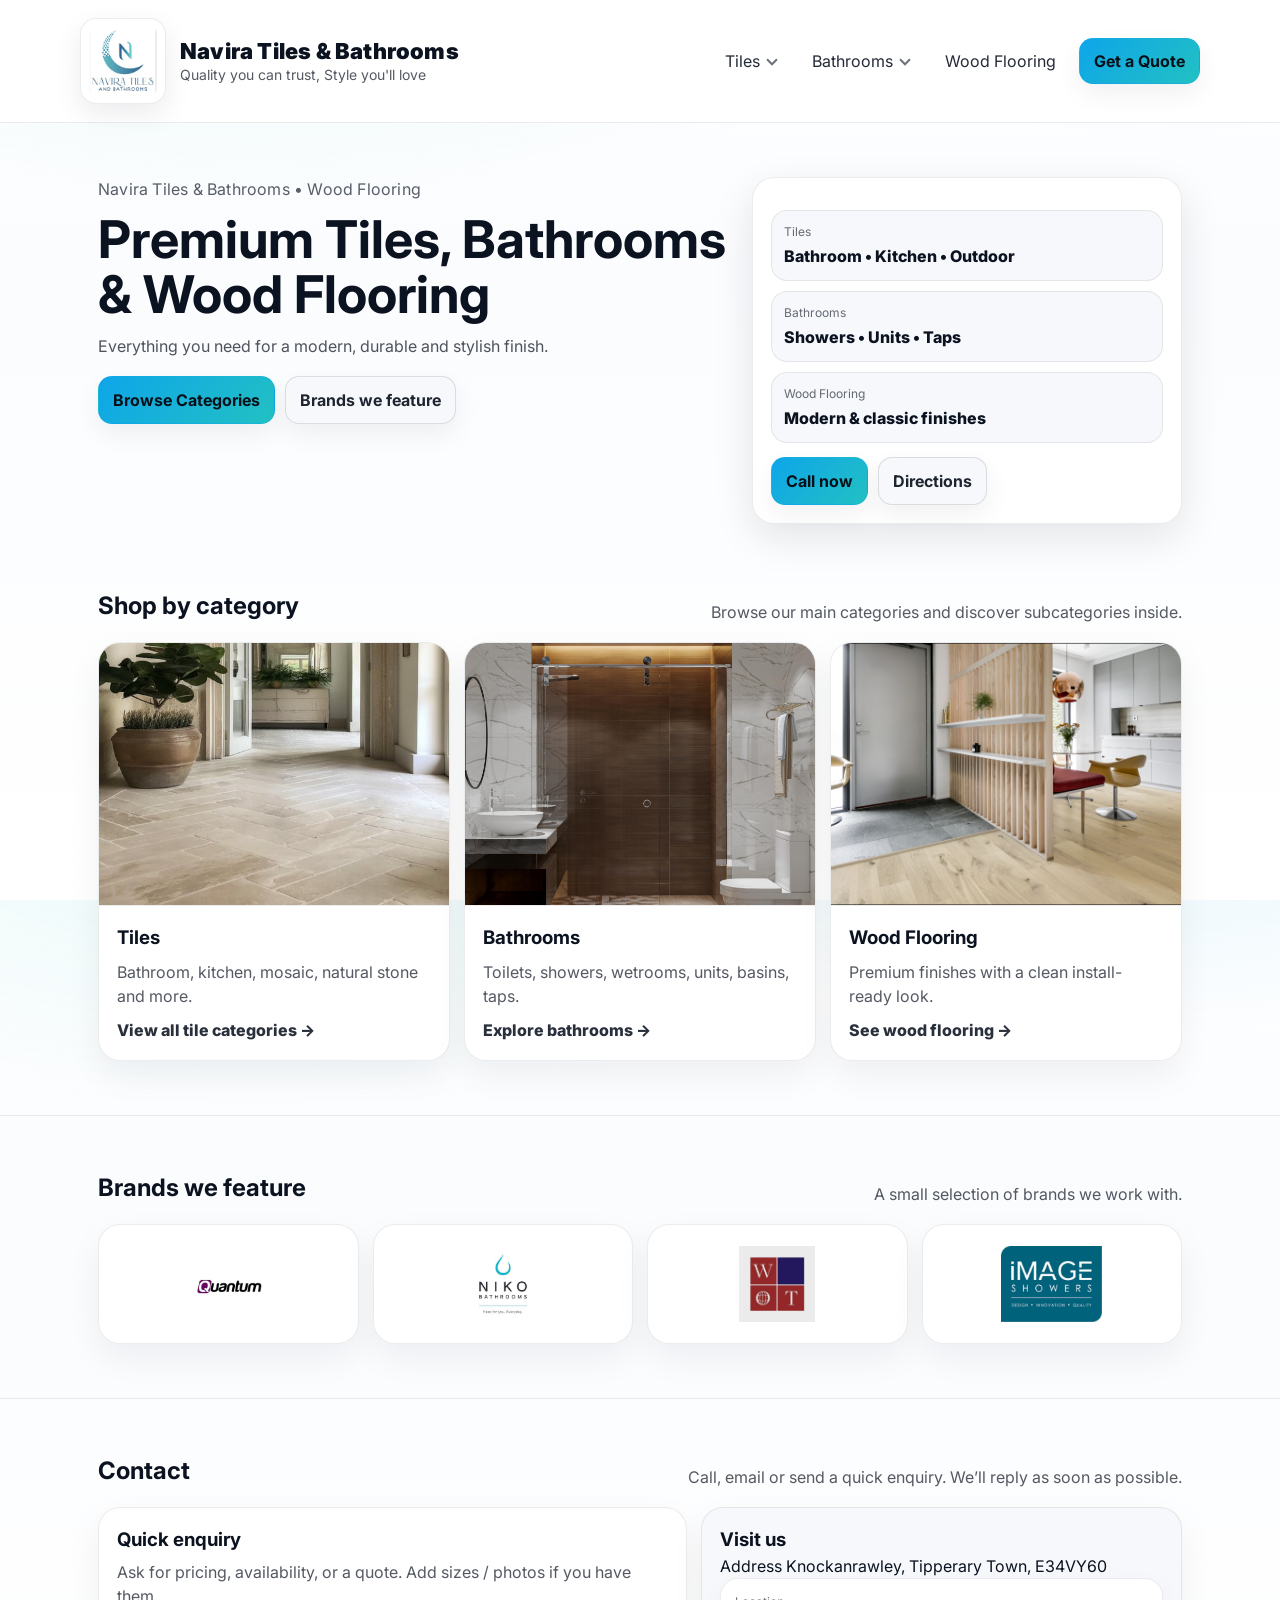
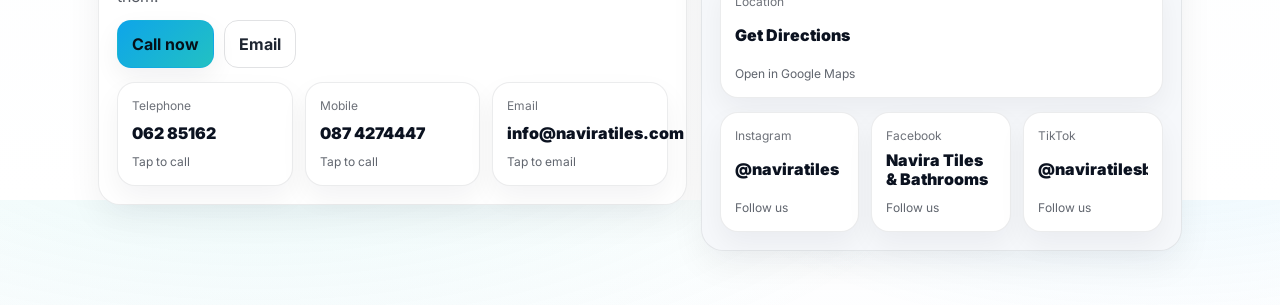
<file: index.html>
<!doctype html>
<html lang="en">
<head>
  <meta charset="utf-8" />
  <meta name="viewport" content="width=device-width,initial-scale=1" />
  <meta name="theme-color" content="#0ea5e9" />

  <title>Navira Tiles & Bathrooms | Quality you can trust, Style you'll love</title>
  <meta name="description" content="Navira Tiles & Bathrooms - Tiles, Bathrooms & Wood Flooring in Tipperary. Quality you can trust, Style you'll love." />

  <!-- Local SEO (recommended) -->
  <script type="application/ld+json">
  {
    "@context": "https://schema.org",
    "@type": "HomeAndConstructionBusiness",
    "name": "Navira Tiles & Bathrooms",
    "address": {
      "@type": "PostalAddress",
      "streetAddress": "Knockanrawley",
      "addressLocality": "Tipperary Town",
      "postalCode": "E34VY60",
      "addressCountry": "IE"
    },
    "telephone": "+353874274447",
    "email": "info@naviratiles.com",
    "url": "https://www.naviratiles.com"
  }
  </script>

  <link rel="preconnect" href="https://fonts.googleapis.com">
  <link rel="preconnect" href="https://fonts.gstatic.com" crossorigin>
  <link href="https://fonts.googleapis.com/css2?family=Inter:wght@400;500;600;700;800;900&display=swap" rel="stylesheet">

  <link rel="stylesheet" href="./style.css" />
</head>

<body>
  <a class="skip-link" href="#main">Skip to content</a>

  <!-- HEADER -->
  <header class="header" data-header>
    <div class="container header__inner">
      <a class="brand" href="./index.html" aria-label="Navira Tiles & Bathrooms home">
        <img class="brand__logo" src="./photo_2026-02-25 21.37.49.jpeg" alt="Navira Tiles & Bathrooms logo">
        <span class="brand__text">
          <span class="brand__name">Navira Tiles &amp; Bathrooms</span>
          <span class="brand__tagline">Quality you can trust, Style you'll love</span>
        </span>
      </a>

      <nav class="nav" aria-label="Primary">
        <button class="nav__toggle" data-menu-toggle aria-controls="navPanel" aria-expanded="false">
          <span class="nav__toggleLines" aria-hidden="true"></span>
          <span class="sr-only">Open menu</span>
        </button>

        <div class="nav__panel" id="navPanel" data-nav-panel>
          <ul class="nav__list">

            <!-- Tiles -->
            <li class="nav__item has-dropdown" data-dropdown>
              <button class="nav__link nav__link--btn" type="button" data-dropdown-btn aria-expanded="false">
                Tiles <span class="chev" aria-hidden="true"></span>
              </button>
              <div class="dropdown" role="menu">
                <a role="menuitem" class="dropdown__link" href="./category.html?cat=tiles&sub=bathroom-tiles">Bathroom Tiles</a>
                <a role="menuitem" class="dropdown__link" href="./category.html?cat=tiles&sub=kitchen-tiles">Kitchen Tiles</a>
                <a role="menuitem" class="dropdown__link" href="./category.html?cat=tiles&sub=mosaic-tiles">Mosaic Tiles</a>
                <a role="menuitem" class="dropdown__link" href="./category.html?cat=tiles&sub=natural-stone">Natural Stone</a>
                <a role="menuitem" class="dropdown__link" href="./category.html?cat=tiles&sub=outdoor-tiles">Outdoor Tiles</a>
                <a role="menuitem" class="dropdown__link" href="./category.html?cat=tiles&sub=wood-effect-tiles">Wood Effect Tiles</a>
                <a role="menuitem" class="dropdown__link" href="./category.html?cat=tiles&sub=floor-tiles">Floor Tiles</a>
                <a role="menuitem" class="dropdown__link" href="./category.html?cat=tiles&sub=wall-tiles">Wall Tiles</a>
              </div>
            </li>

            <!-- Bathrooms -->
            <li class="nav__item has-dropdown" data-dropdown>
              <button class="nav__link nav__link--btn" type="button" data-dropdown-btn aria-expanded="false">
                Bathrooms <span class="chev" aria-hidden="true"></span>
              </button>
              <div class="dropdown" role="menu">
                <a role="menuitem" class="dropdown__link" href="./category.html?cat=bathrooms&sub=toilets">Toilets</a>
                <a role="menuitem" class="dropdown__link" href="./category.html?cat=bathrooms&sub=showers-wetrooms">Showers &amp; Wetrooms</a>
                <a role="menuitem" class="dropdown__link" href="./category.html?cat=bathrooms&sub=baths">Baths</a>
                <a role="menuitem" class="dropdown__link" href="./category.html?cat=bathrooms&sub=towel-rails-heating">Towel rails &amp; heating</a>
                <a role="menuitem" class="dropdown__link" href="./category.html?cat=bathrooms&sub=mirrors-cabinets">Mirrors &amp; cabinets</a>
                <a role="menuitem" class="dropdown__link" href="./category.html?cat=bathrooms&sub=units-basins">Units &amp; basins</a>
                <a role="menuitem" class="dropdown__link" href="./category.html?cat=bathrooms&sub=shower-valves-taps">Shower valves &amp; taps</a>
              </div>
            </li>

            <!-- Wood Flooring -->
            <li class="nav__item">
              <a class="nav__link" href="./category.html?cat=wood-flooring&sub=wood-flooring">Wood Flooring</a>
            </li>

            <!-- CTA -->
            <li class="nav__item nav__item--cta">
              <a class="btn btn--primary" href="#contact">Get a Quote</a>
            </li>
          </ul>

          <div class="nav__mobileContacts">
            <a class="btn btn--soft" href="tel:0874274447">Call</a>
            <a class="btn btn--soft" href="mailto:info@naviratiles.com">Email</a>
            <a class="btn btn--soft" target="_blank" rel="noopener"
               href="https://www.google.com/maps/search/?api=1&query=Knockanrawley%2C%20Tipperary%20Town%2C%20E34VY60">
              Directions
            </a>
          </div>
        </div>
      </nav>
    </div>
  </header>

  <main id="main">
    <!-- HERO -->
    <section class="hero">
      <div class="container hero__inner">
        <div class="hero__content">
          <p class="kicker">Navira Tiles &amp; Bathrooms • Wood Flooring</p>
          <h1>Premium Tiles, Bathrooms &amp; Wood Flooring</h1>
          <p class="lead">Everything you need for a modern, durable and stylish finish.</p>

          <div class="hero__cta">
            <a class="btn btn--primary" href="./category.html?cat=tiles&sub=bathroom-tiles">Browse Categories</a>
            <a class="btn btn--soft" href="#brands">Brands we feature</a>
          </div>
        </div>

        <div class="hero__card" aria-label="Store info">
          <div class="card">
            <div class="card__mid">
              <div class="stat">
                <span class="stat__k">Tiles</span>
                <span class="stat__v">Bathroom • Kitchen • Outdoor</span>
              </div>
              <div class="stat">
                <span class="stat__k">Bathrooms</span>
                <span class="stat__v">Showers • Units • Taps</span>
              </div>
              <div class="stat">
                <span class="stat__k">Wood Flooring</span>
                <span class="stat__v">Modern &amp; classic finishes</span>
              </div>
            </div>

            <div class="card__actions">
              <a class="btn btn--primary" href="tel:0874274447">Call now</a>
              <a class="btn btn--soft" target="_blank" rel="noopener"
                 href="https://www.google.com/maps/search/?api=1&query=Knockanrawley%2C%20Tipperary%20Town%2C%20E34VY60">
                Directions
              </a>
            </div>
          </div>
        </div>
      </div>
    </section>

    <!-- CATEGORIES -->
    <section class="section">
      <div class="container">
        <div class="section__head">
          <h2>Shop by category</h2>
          <p class="muted">Browse our main categories and discover subcategories inside.</p>
        </div>

        <div class="grid">
          <a class="tile tile--withImg" href="./category.html?cat=tiles&sub=bathroom-tiles">
            <img class="tile__img" src="./tiles.jpg" alt="Tiles" loading="lazy">
            <div class="tile__body">
              <h3>Tiles</h3>
              <p>Bathroom, kitchen, mosaic, natural stone and more.</p>
              <span class="tile__meta">View all tile categories →</span>
            </div>
          </a>

          <a class="tile tile--withImg" href="./category.html?cat=bathrooms&sub=showers-wetrooms">
            <img class="tile__img" src="./bathroom.jpg" alt="Bathrooms" loading="lazy">
            <div class="tile__body">
              <h3>Bathrooms</h3>
              <p>Toilets, showers, wetrooms, units, basins, taps.</p>
              <span class="tile__meta">Explore bathrooms →</span>
            </div>
          </a>

          <a class="tile tile--withImg" href="./category.html?cat=wood-flooring&sub=wood-flooring">
            <img class="tile__img" src="./woodfloorin.jpg" alt="Wood Flooring" loading="lazy">
            <div class="tile__body">
              <h3>Wood Flooring</h3>
              <p>Premium finishes with a clean install-ready look.</p>
              <span class="tile__meta">See wood flooring →</span>
            </div>
          </a>
        </div>
      </div>
    </section>

    <!-- BRANDS -->
    <section class="section section--alt" id="brands">
      <div class="container">
        <div class="section__head">
          <h2>Brands we feature</h2>
          <p class="muted">A small selection of brands we work with.</p>
        </div>

        <div class="brands">
          <div class="brandCard">
            <img src="./photo_2026-02-25 21.37.54.jpeg" alt="Quantum" loading="lazy">
          </div>
          <div class="brandCard">
            <img src="./photo_2026-02-25 21.37.57.jpeg" alt="Niko Bathrooms" loading="lazy">
          </div>
          <div class="brandCard">
            <img src="./photo_2026-02-25 21.37.58.jpeg" alt="World of Tiles (WOT)" loading="lazy">
          </div>
          <div class="brandCard">
            <img src="./photo_2026-02-25 21.37.59.jpeg" alt="iMAGE Showers" loading="lazy">
          </div>
        </div>
      </div>
    </section>

    <!-- CONTACT -->
    <section class="section" id="contact">
      <div class="container">
        <div class="section__head">
          <h2>Contact</h2>
          <p class="muted">Call, email or send a quick enquiry. We’ll reply as soon as possible.</p>
        </div>

        <div class="contactPro">
          <!-- Left: enquiry -->
          <div class="contactPro__left">
            <div class="contactBox">
              <div class="contactBox__head">
                <h3>Quick enquiry</h3>
                <p class="muted">Ask for pricing, availability, or a quote. Add sizes / photos if you have them.</p>
              </div>

              <div class="contactBox__actions">
                <a class="btn btn--primary" href="tel:0874274447">Call now</a>
                <a class="btn btn--ghost" href="mailto:info@naviratiles.com">Email</a>
              </div>

              <div class="contactMiniGrid">
                <a class="miniCard" href="tel:06285162">
                  <div class="miniCard__k">Telephone</div>
                  <div class="miniCard__v">062 85162</div>
                  <div class="miniCard__hint">Tap to call</div>
                </a>

                <a class="miniCard" href="tel:0874274447">
                  <div class="miniCard__k">Mobile</div>
                  <div class="miniCard__v">087 4274447</div>
                  <div class="miniCard__hint">Tap to call</div>
                </a>

                <a class="miniCard" href="mailto:info@naviratiles.com">
                  <div class="miniCard__k">Email</div>
                  <div class="miniCard__v">info@naviratiles.com</div>
                  <div class="miniCard__hint">Tap to email</div>
                </a>
              </div>
            </div>
          </div>

          <!-- Right: visit -->
          <div class="contactPro__right">
            <div class="contactBox contactBox--alt">
              <div class="contactBox__head">
                <h3>Visit us</h3>
              </div>

              <div class="visitRows">
                <div class="visitRow">
                  <span class="visitRow__k">Address</span>
                  <span class="visitRow__v">Knockanrawley, Tipperary Town, E34VY60</span>
                </div>
              </div>

              <a class="miniCard miniCard--social"
                    href="https://www.google.com/maps/search/?api=1&query=Knockanrawley%2C%20Tipperary%20Town%2C%20E34VY60"
                     target="_blank" rel="noopener">
                     <div class="miniCard__k">Location</div>
                    <div class="miniCard__v">Get Directions</div>
                    <div class="miniCard__hint">Open in Google Maps</div>
                  </a>
              <div class="socialGrid">
                <a class="miniCard miniCard--social" href="https://www.instagram.com/naviratiles/"
                   target="_blank" rel="noopener">
                  <div class="miniCard__k">Instagram</div>
                  <div class="miniCard__v">@naviratiles</div>
                  <div class="miniCard__hint">Follow us</div>
                </a>

                <a class="miniCard miniCard--social" href="https://www.facebook.com/share/1Ausyz5ELU/?mibextid=wwXIfr"
                   target="_blank" rel="noopener">
                  <div class="miniCard__k">Facebook</div>
                  <div class="miniCard__v">Navira Tiles &amp; Bathrooms</div>
                  <div class="miniCard__hint">Follow us</div>
                </a>

                <a class="miniCard miniCard--social" href="https://www.tiktok.com/@naviratilesbathrooms?_r=1&_t=ZS-94GejG4wCwa"
                   target="_blank" rel="noopener">
                  <div class="miniCard__k">TikTok</div>
                  <div class="miniCard__v">@naviratilesbathrooms</div>
                  <div class="miniCard__hint">Follow us</div>
                </a>
              </div>

            </div>
          </div>
        </div>
      </div>
    </section>
  </main>

  <!-- MODAL: Quick enquiry -->
  <div class="modal" data-modal aria-hidden="true">
    <div class="modal__backdrop" data-close-modal></div>
    <div class="modal__panel" role="dialog" aria-modal="true" aria-label="Quick enquiry form">
      <div class="modal__head">
        <div>
          <h3>Quick enquiry</h3>
          <p class="muted" style="margin:6px 0 0;">This will open your email app with the message pre-filled.</p>
        </div>
        <button class="modal__close" type="button" data-close-modal aria-label="Close">✕</button>
      </div>

      <form class="form" data-enquiry-form>
        <input class="input" name="name" placeholder="Your name" required />
        <input class="input" name="phone" placeholder="Phone (optional)" />
        <input class="input" name="subject" placeholder="Subject (e.g. Bathroom tiles quote)" required />
        <textarea class="input" name="message" placeholder="Message (sizes, quantity, photos mention etc.)" required></textarea>

        <button class="btn btn--primary" type="submit">Prepare email</button>
      </form>
    </div>
  </div>

  <script src="./script.js"></script>
</body>
</html>
</file>
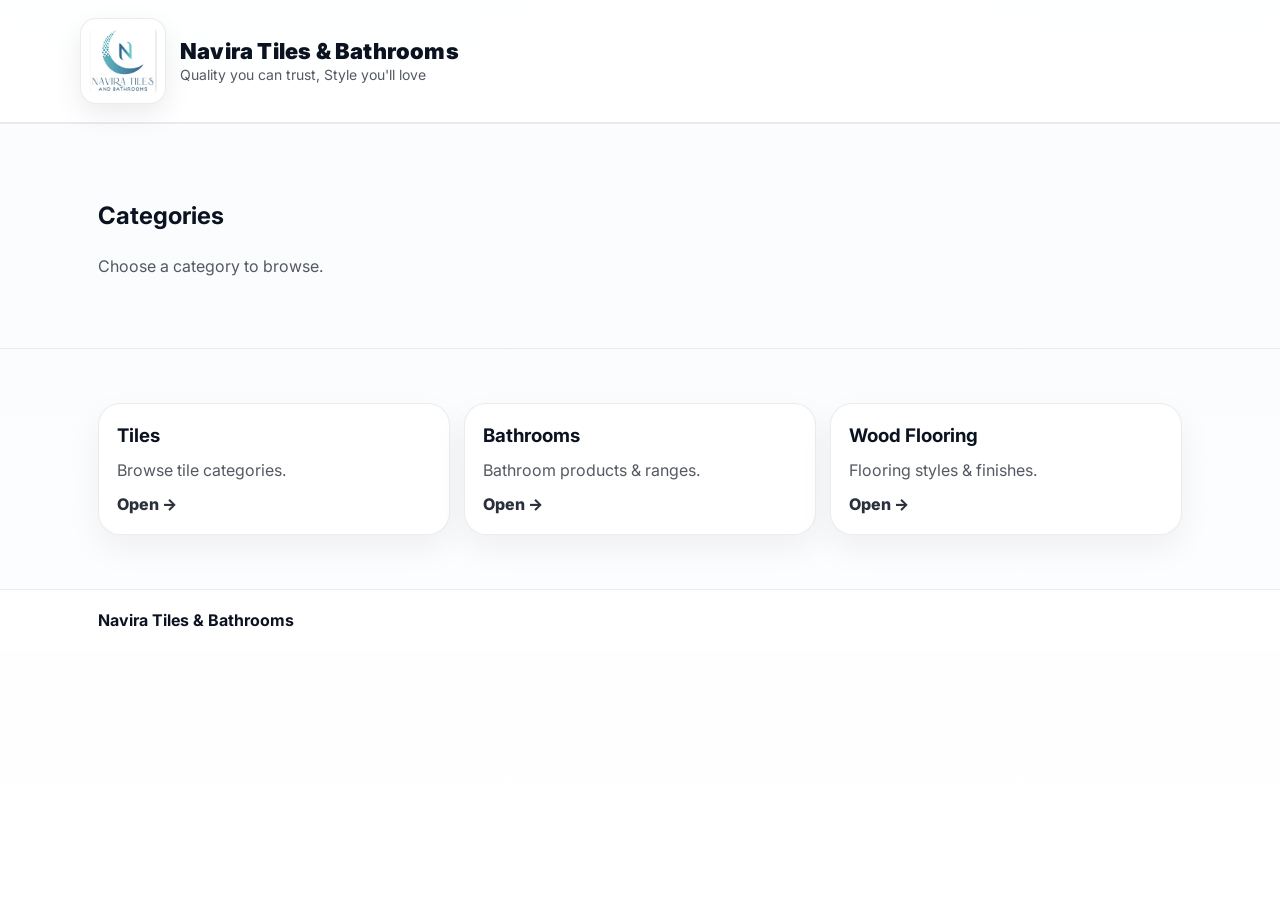
<file: category.html>
<!doctype html>
<html lang="en">
<head>
<meta charset="utf-8" />
<meta name="viewport" content="width=device-width,initial-scale=1" />
<title>Navira Tiles & Bathrooms</title>
<meta name="description" content="Browse tiles, bathrooms and wood flooring at Navira Tiles & Bathrooms." />
<link href="https://fonts.googleapis.com/css2?family=Inter:wght@400;600;700;800&display=swap" rel="stylesheet">
<link rel="stylesheet" href="./style.css" />
</head>

<body>

<header class="header">
  <div class="container header__inner">
    <a class="brand" href="./index.html">
      <img class="brand__logo" src="./photo_2026-02-25 21.37.49.jpeg" alt="Navira logo">
      <div class="brand__text">
        <span class="brand__name">Navira Tiles &amp; Bathrooms</span>
        <span class="brand__tagline">Quality you can trust, Style you'll love</span>
      </div>
    </a>
  </div>
</header>

<main>

<section class="section section--alt">
  <div class="container">
    <h1 id="catTitle">Category</h1>
    <p class="muted" id="catDesc">Browse our collection.</p>
  </div>
</section>

<section class="section">
  <div class="container">
    <div id="categoryContent"></div>
  </div>
</section>

</main>

<footer class="footer">
  <div class="container footer__inner">
    <strong>Navira Tiles &amp; Bathrooms</strong>
  </div>
</footer>

<script>
const params = new URLSearchParams(window.location.search);
const cat = params.get("cat");
const sub = params.get("sub");

const title = document.getElementById("catTitle");
const desc  = document.getElementById("catDesc");
const content = document.getElementById("categoryContent");

/* ========= HELPERS ========= */
function titleCaseFromSlug(slug){
  return (slug || "")
    .replaceAll("-", " ")
    .replace(/\b\w/g, c => c.toUpperCase());
}

/* Build safe URLs (fixes desktop "View all" issues) */
function buildUrl(catValue, subValue = null){
  const u = new URL("./category.html", window.location.href);
  u.searchParams.set("cat", catValue);
  if(subValue){
    u.searchParams.set("sub", subValue);
  } else {
    u.searchParams.delete("sub");
  }
  return u.toString();
}

function catNavHtml(baseCat, orderArr, namesMap, currentSub){
  const idx = orderArr.indexOf(currentSub);
  const prevSub = idx > 0 ? orderArr[idx - 1] : null;
  const nextSub = (idx >= 0 && idx < orderArr.length - 1) ? orderArr[idx + 1] : null;

  const prevLabel = prevSub ? (namesMap[prevSub] || titleCaseFromSlug(prevSub)) : "";
  const nextLabel = nextSub ? (namesMap[nextSub] || titleCaseFromSlug(nextSub)) : "";

  return `
    <div class="catNav">
      ${prevSub
        ? `<a class="btn btn--soft" href="${buildUrl(baseCat, prevSub)}">← ${prevLabel}</a>`
        : `<span></span>`
      }

      <a class="btn btn--ghost" href="${buildUrl(baseCat)}">View all</a>

      ${nextSub
        ? `<a class="btn btn--primary" href="${buildUrl(baseCat, nextSub)}">Next: ${nextLabel} →</a>`
        : `<span></span>`
      }
    </div>
  `;
}

function gridCard(cardCat, name, img, subSlug){
  return `
    <a class="tile tile--withImg" href="${buildUrl(cardCat, subSlug)}">
      <img class="tile__img" src="./${img}" alt="${name}">
      <div class="tile__body">
        <h3>${name}</h3>
        <span class="tile__meta">View →</span>
      </div>
    </a>
  `;
}

/* ========= DATA ========= */

/* Tiles */
const tilesOrder = [
  "bathroom-tiles",
  "kitchen-tiles",
  "mosaic-tiles",
  "floor-tiles",
  "wall-tiles",
  "natural-stone",
  "outdoor-tiles",
  "wood-effect-tiles"
];

const tilesNames = {
  "bathroom-tiles": "Bathroom Tiles",
  "kitchen-tiles": "Kitchen Tiles",
  "mosaic-tiles": "Mosaic Tiles",
  "floor-tiles": "Floor Tiles",
  "wall-tiles": "Wall Tiles",
  "natural-stone": "Natural Stone",
  "outdoor-tiles": "Outdoor Tiles",
  "wood-effect-tiles": "Wood Effect Tiles"
};

const tilesImages = {
  "bathroom-tiles": "bathroom.tiles.jpg",
  "kitchen-tiles": "kitchen.tiles.jpg",
  "mosaic-tiles": "mosaic.tiles.jpg",
  "floor-tiles": "floor.tiles.jpg",
  "wall-tiles": "wall.tiles.jpg",
  "natural-stone": "naturalstone.tiles.jpg",
  "outdoor-tiles": "outdoor.tiles.jpg",
  "wood-effect-tiles": "woodeffect.tiles.jpg"
};

/* Bathrooms */
const bathroomsOrder = [
  "toilets",
  "showers-wetrooms",
  "baths",
  "towel-rails-heating",
  "mirrors-cabinets",
  "units-basins",
  "shower-valves-taps"
];

const bathroomsNames = {
  "toilets": "Toilets",
  "showers-wetrooms": "Showers & Wetrooms",
  "baths": "Baths",
  "towel-rails-heating": "Towel Rails & Heating",
  "mirrors-cabinets": "Mirrors & Cabinets",
  "units-basins": "Units & Basins",
  "shower-valves-taps": "Shower Valves & Taps"
};

const bathroomsImages = {
  "toilets": "toilets.jpg",
  "showers-wetrooms": "showerswetroom.jpg",
  "baths": "baths.jpg",
  "towel-rails-heating": "towelrailsheating.jpg",
  "mirrors-cabinets": "mirrorscabinets.jpg",
  "units-basins": "unitsbasins.jpg",
  "shower-valves-taps": "showervalvestaps.jpg"
};

/* Wood Flooring */
const woodOrder = [
  "laminate-flooring",
  "engineered-wood",
  "oak-finishes",
  "herringbone",
  "grey-tones"
];

const woodNames = {
  "laminate-flooring": "Laminate Flooring",
  "engineered-wood": "Engineered Wood",
  "oak-finishes": "Oak Finishes",
  "herringbone": "Herringbone Style",
  "grey-tones": "Grey & Modern Tones"
};

const woodGridImages = {
  "laminate-flooring": "woodflooring-laminate.jpg",
  "engineered-wood": "woodflooring-engineered.jpg",
  "oak-finishes": "woodflooring-oak.jpg",
  "herringbone": "woodflooring-herringbone.jpg",
  "grey-tones": "woodflooring-grey.jpg"
};

/* ========= ROUTES ========= */

/* 1) Tiles main */
if(cat === "tiles" && !sub){
  title.innerText = "Tiles";
  desc.innerText = "Explore our full tile collection.";

  content.innerHTML = `
    <div class="grid">
      ${gridCard("tiles", tilesNames["bathroom-tiles"], tilesImages["bathroom-tiles"], "bathroom-tiles")}
      ${gridCard("tiles", tilesNames["kitchen-tiles"], tilesImages["kitchen-tiles"], "kitchen-tiles")}
      ${gridCard("tiles", tilesNames["mosaic-tiles"], tilesImages["mosaic-tiles"], "mosaic-tiles")}
      ${gridCard("tiles", tilesNames["floor-tiles"], tilesImages["floor-tiles"], "floor-tiles")}
      ${gridCard("tiles", tilesNames["wall-tiles"], tilesImages["wall-tiles"], "wall-tiles")}
      ${gridCard("tiles", tilesNames["natural-stone"], tilesImages["natural-stone"], "natural-stone")}
      ${gridCard("tiles", tilesNames["outdoor-tiles"], tilesImages["outdoor-tiles"], "outdoor-tiles")}
      ${gridCard("tiles", tilesNames["wood-effect-tiles"], tilesImages["wood-effect-tiles"], "wood-effect-tiles")}
    </div>
  `;
}

/* 2) Tiles subpage */
else if(cat === "tiles" && sub){
  const pretty = tilesNames[sub] || titleCaseFromSlug(sub);
  const img = tilesImages[sub] || "tiles.jpg";

  title.innerText = pretty;
  desc.innerText = "Premium quality tiles available in-store. Visit us or call for availability.";

  content.innerHTML = `
    <img class="catHeroImg" src="./${img}" alt="${pretty}">
    <p class="muted">Large format • Small format • Matt • Gloss • Various finishes available.</p>

    ${catNavHtml("tiles", tilesOrder, tilesNames, sub)}

    <div class="card" style="margin-top:20px;">
      <h3>Need pricing or stock info?</h3>
      <div style="margin-top:10px;display:flex;gap:10px;flex-wrap:wrap;">
        <a class="btn btn--primary" href="tel:0874274447">Call Now</a>
        <a class="btn btn--soft" href="mailto:info@naviratiles.com">Request Quote</a>
      </div>
    </div>
  `;
}

/* 3) Bathrooms main */
else if(cat === "bathrooms" && !sub){
  title.innerText = "Bathrooms";
  desc.innerText = "Complete bathroom solutions for modern and classic interiors.";

  content.innerHTML = `
    <div class="grid">
      ${gridCard("bathrooms", bathroomsNames["toilets"], bathroomsImages["toilets"], "toilets")}
      ${gridCard("bathrooms", bathroomsNames["showers-wetrooms"], bathroomsImages["showers-wetrooms"], "showers-wetrooms")}
      ${gridCard("bathrooms", bathroomsNames["baths"], bathroomsImages["baths"], "baths")}
      ${gridCard("bathrooms", bathroomsNames["towel-rails-heating"], bathroomsImages["towel-rails-heating"], "towel-rails-heating")}
      ${gridCard("bathrooms", bathroomsNames["mirrors-cabinets"], bathroomsImages["mirrors-cabinets"], "mirrors-cabinets")}
      ${gridCard("bathrooms", bathroomsNames["units-basins"], bathroomsImages["units-basins"], "units-basins")}
      ${gridCard("bathrooms", bathroomsNames["shower-valves-taps"], bathroomsImages["shower-valves-taps"], "shower-valves-taps")}
    </div>
  `;
}

/* 4) Bathrooms subpage */
else if(cat === "bathrooms" && sub){
  const pretty = bathroomsNames[sub] || titleCaseFromSlug(sub);
  const img = bathroomsImages[sub] || "bathroom.jpg";

  title.innerText = pretty;
  desc.innerText = "Bathroom products available in-store. Call or email for availability.";

  content.innerHTML = `
    <img class="catHeroImg" src="./${img}" alt="${pretty}">
    <p class="muted">Quality brands • Modern & classic • Showroom support available.</p>

    ${catNavHtml("bathrooms", bathroomsOrder, bathroomsNames, sub)}

    <div class="card" style="margin-top:20px;">
      <h3>Need pricing or stock info?</h3>
      <div style="margin-top:10px;display:flex;gap:10px;flex-wrap:wrap;">
        <a class="btn btn--primary" href="tel:0874274447">Call Now</a>
        <a class="btn btn--soft" href="mailto:info@naviratiles.com">Request Quote</a>
      </div>
    </div>
  `;
}

/* 5) Wood Flooring main */
else if(cat === "wood-flooring" && !sub){
  title.innerText = "Wood Flooring";
  desc.innerText = "Premium laminate and engineered wood flooring solutions.";

  content.innerHTML = `
    <div class="grid">
      ${gridCard("wood-flooring", woodNames["laminate-flooring"], woodGridImages["laminate-flooring"], "laminate-flooring")}
      ${gridCard("wood-flooring", woodNames["engineered-wood"], woodGridImages["engineered-wood"], "engineered-wood")}
      ${gridCard("wood-flooring", woodNames["oak-finishes"], woodGridImages["oak-finishes"], "oak-finishes")}
      ${gridCard("wood-flooring", woodNames["herringbone"], woodGridImages["herringbone"], "herringbone")}
      ${gridCard("wood-flooring", woodNames["grey-tones"], woodGridImages["grey-tones"], "grey-tones")}
    </div>
  `;
}

/* 6) Wood Flooring subpage */
else if(cat === "wood-flooring" && sub){
  const pretty = woodNames[sub] || titleCaseFromSlug(sub);
const img = woodGridImages[sub] || "woodflooring-laminate.jpg";

  title.innerText = pretty;
  desc.innerText = "High quality wood flooring available in-store. Call for availability.";

  content.innerHTML = `
    <img class="catHeroImg" src="./${img}" alt="${pretty}">
    <p class="muted">Durable • Easy maintenance • Modern & classic finishes available.</p>

    ${catNavHtml("wood-flooring", woodOrder, woodNames, sub)}

    <div class="card" style="margin-top:20px;">
      <h3>Need pricing or stock info?</h3>
      <div style="margin-top:10px;display:flex;gap:10px;flex-wrap:wrap;">
        <a class="btn btn--primary" href="tel:0874274447">Call Now</a>
        <a class="btn btn--soft" href="mailto:info@naviratiles.com">Request Quote</a>
      </div>
    </div>
  `;
}

/* 7) Fallback */
else {
  title.innerText = "Categories";
  desc.innerText = "Choose a category to browse.";

  content.innerHTML = `
    <div class="grid">
      <a class="tile" href="${buildUrl('tiles')}">
        <h3>Tiles</h3>
        <p>Browse tile categories.</p>
        <span class="tile__meta">Open →</span>
      </a>
      <a class="tile" href="${buildUrl('bathrooms')}">
        <h3>Bathrooms</h3>
        <p>Bathroom products &amp; ranges.</p>
        <span class="tile__meta">Open →</span>
      </a>
      <a class="tile" href="${buildUrl('wood-flooring')}">
        <h3>Wood Flooring</h3>
        <p>Flooring styles &amp; finishes.</p>
        <span class="tile__meta">Open →</span>
      </a>
    </div>
  `;
}
</script>

</body>
</html>
</file>
<file: style.css>
:root{
  --bg: #ffffff;
  --text: #0b1220;
  --muted: rgba(11,18,32,.70);
  --border: rgba(11,18,32,.12);
  --border2: rgba(11,18,32,.08);
  --panel: #ffffff;
  --panel2: #f6f8fb;
  --shadow: 0 14px 40px rgba(11,18,32,.10);

  --accent: #0ea5e9;
  --accent2: #22c1c3;

  --radius: 16px;
  --radius2: 22px;
  --container: 1120px;
}

*{ box-sizing:border-box; }
html,body{ height:100%; }

body{
  margin:0;
  font-family: Inter, system-ui, -apple-system, Segoe UI, Roboto, Arial, sans-serif;
  color: var(--text);
  background:
    radial-gradient(1200px 500px at 20% -10%, rgba(34,193,195,.10), transparent 60%),
    radial-gradient(900px 450px at 90% -15%, rgba(14,165,233,.12), transparent 60%),
    linear-gradient(180deg, #ffffff 0%, #fbfcfe 30%, #ffffff 100%);
  line-height:1.5;
}

img{
  max-width:100%;
  display:block;
}

a{
  color: inherit;
  text-decoration: none;
}

a:hover{ opacity:.96; }

.container{
  max-width: var(--container);
  margin: 0 auto;
  padding: 0 18px;
}

.muted{ color: var(--muted); }
.tiny{ font-size: 12px; }

.sr-only{
  position:absolute;
  width:1px;
  height:1px;
  padding:0;
  margin:-1px;
  overflow:hidden;
  clip:rect(0,0,0,0);
  white-space:nowrap;
  border:0;
}

.skip-link{
  position:absolute;
  left:-999px;
  top:auto;
  width:1px;
  height:1px;
  overflow:hidden;
}

.skip-link:focus{
  left:18px;
  top:18px;
  width:auto;
  height:auto;
  padding:10px 12px;
  background:#0b1220;
  color:#fff;
  border-radius:10px;
  z-index:9999;
}

/* =========================
   Topbar
========================= */
.topbar{
  background: rgba(255,255,255,.85);
  border-bottom: 1px solid var(--border2);
}

.topbar__inner{
  display:flex;
  align-items:center;
  justify-content:space-between;
  gap:14px;
  padding:10px 0;
  font-size:13px;
}

.topbar__right{
  display:flex;
  align-items:center;
  gap:10px;
  flex-wrap:wrap;
  justify-content:flex-end;
}

.topbar__link{ color: var(--muted); }
.dot{ color: rgba(11,18,32,.25); }

.pill{
  display:inline-flex;
  align-items:center;
  gap:8px;
  padding:4px 10px;
  border:1px solid var(--border2);
  background:var(--panel2);
  border-radius:999px;
}

/* =========================
   Header
========================= */
.header{
  position: sticky;
  top: 0;
  z-index: 50;
  background: rgba(255,255,255,.96);
  border-bottom: 1px solid var(--border2);
}

.header__inner{
  display:flex;
  align-items:center;
  justify-content:space-between;
  gap:14px;
  padding:18px 0;
}

.brand{
  display:flex;
  align-items:center;
  gap:14px;
}

.brand__logo{
  width:86px;
  height:86px;
  object-fit:contain;
  object-position: center;
  border-radius:16px;
  background:#fff;
  padding:8px;
  border:1px solid var(--border2);
  box-shadow:0 10px 28px rgba(11,18,32,.08);
  flex-shrink: 0;
}

.brand__text{
  display:flex;
  flex-direction:column;
  line-height:1.05;
}

.brand__name{
  font-weight:900;
  letter-spacing:.2px;
  font-size:22px;
  line-height:1.05;
}

.brand__tagline{
  font-size:14px;
  color:var(--muted);
  margin-top:5px;
}

.brand__address{
  font-size:11px;
  color:rgba(11,18,32,.55);
  margin-top:4px;
}

/* =========================
   Nav
========================= */
.nav{ position: relative; }

.nav__toggle{
  display:none;
  border:1px solid var(--border);
  background:#fff;
  border-radius:12px;
  width:44px;
  height:44px;
  cursor:pointer;
  box-shadow:0 10px 28px rgba(11,18,32,.06);
}

.nav__toggleLines{
  display:block;
  width:18px;
  height:2px;
  background:rgba(11,18,32,.85);
  margin:0 auto;
  position:relative;
  border-radius:2px;
}

.nav__toggleLines::before,
.nav__toggleLines::after{
  content:"";
  position:absolute;
  left:0;
  width:18px;
  height:2px;
  background:rgba(11,18,32,.85);
  border-radius:2px;
}

.nav__toggleLines::before{ top:-6px; }
.nav__toggleLines::after{ top:6px; }

.nav__panel{ display:block; }

.nav__list{
  display:flex;
  align-items:center;
  gap:10px;
  list-style:none;
  margin:0;
  padding:0;
}

.nav__item{ position:relative; }

.nav__link{
  display:inline-flex;
  align-items:center;
  gap:8px;
  padding:10px 12px;
  border-radius:12px;
  color:rgba(11,18,32,.90);
  border:1px solid transparent;
}

.nav__link:hover{
  background:var(--panel2);
  border-color:var(--border2);
}

.nav__link--btn{
  background:transparent;
  cursor:pointer;
  font:inherit;
}

.nav__item--cta .btn{ padding:10px 14px; }

.chev{
  width:8px;
  height:8px;
  border-right:2px solid rgba(11,18,32,.6);
  border-bottom:2px solid rgba(11,18,32,.6);
  transform:rotate(45deg);
  margin-top:-2px;
}

/* Dropdown */
.has-dropdown .dropdown{
  position:absolute;
  top:calc(100% + 10px);
  left:0;
  min-width:230px;
  background:#fff;
  border:1px solid var(--border2);
  border-radius:16px;
  box-shadow:var(--shadow);
  padding:10px;
  display:none;
}

.has-dropdown[data-open="true"] .dropdown{ display:block; }

.dropdown__link{
  display:block;
  padding:10px 10px;
  border-radius:12px;
  color:rgba(11,18,32,.88);
  border:1px solid transparent;
}

.dropdown__link:hover{
  background:var(--panel2);
  border-color:var(--border2);
}

/* =========================
   Buttons
========================= */
.btn{
  display:inline-flex;
  align-items:center;
  justify-content:center;
  gap:10px;
  padding:11px 14px;
  border-radius:14px;
  border:1px solid var(--border);
  background:#fff;
  color:rgba(11,18,32,.92);
  font-weight:700;
  cursor:pointer;
  box-shadow:0 10px 26px rgba(11,18,32,.06);
}

.btn--primary{
  background:linear-gradient(135deg, var(--accent), var(--accent2));
  border-color:rgba(14,165,233,.25);
  color:#061018;
}

.btn--ghost{
  background:transparent;
  box-shadow:none;
}

.btn--soft{
  background:var(--panel2);
}

/* =========================
   Hero
========================= */
.hero{
  position:relative;
  padding:54px 0 10px;
}

.hero__inner{
  display:grid;
  grid-template-columns:1.25fr .85fr;
  gap:22px;
  align-items:stretch;
}

.kicker{
  display:inline-flex;
  align-items:center;
  gap:10px;
  color:rgba(11,18,32,.68);
  letter-spacing:.2px;
  margin:0 0 12px;
}

.hero h1{
  font-size:clamp(34px, 5vw, 52px);
  line-height:1.05;
  margin:0 0 12px;
}

.accent{
  background:linear-gradient(135deg, var(--accent), var(--accent2));
  -webkit-background-clip:text;
  background-clip:text;
  color:transparent;
}

.lead{
  font-size:16px;
  color:rgba(11,18,32,.72);
  max-width:60ch;
  margin:0 0 18px;
}

.hero__cta{
  display:flex;
  flex-wrap:wrap;
  gap:10px;
  margin-bottom:0;
}

/* =========================
   Card / Stats
========================= */
.card{
  border-radius:var(--radius2);
  border:1px solid var(--border2);
  background:#fff;
  box-shadow:var(--shadow);
  padding:18px;
}

.card__top h2{
  margin:0;
  font-size:18px;
}

.card__top p{ margin:6px 0 0; }

.card__mid{
  margin:14px 0;
  display:grid;
  gap:10px;
}

.stat{
  border:1px solid var(--border2);
  background:var(--panel2);
  border-radius:16px;
  padding:12px;
}

.stat__k{
  display:block;
  font-size:12px;
  color:rgba(11,18,32,.62);
}

.stat__v{
  display:block;
  font-weight:800;
  margin-top:3px;
}

.card__actions{
  display:flex;
  gap:10px;
  flex-wrap:wrap;
}

/* =========================
   Sections
========================= */
.section{ padding:54px 0; }

.section--alt{
  background:#fbfcfe;
  border-top:1px solid var(--border2);
  border-bottom:1px solid var(--border2);
}

.section__head{
  display:flex;
  align-items:flex-end;
  justify-content:space-between;
  gap:14px;
  margin-bottom:18px;
}

.section__head h2{
  margin:0;
  font-size:24px;
}

.section__head p{
  margin:0;
  max-width:60ch;
}

/* =========================
   Grids + Tiles
========================= */
.grid{
  display:grid;
  grid-template-columns:repeat(3, minmax(0, 1fr));
  gap:14px;
}

.tile{
  border-radius:var(--radius2);
  border:1px solid var(--border2);
  background:#fff;
  padding:18px;
  box-shadow:0 14px 34px rgba(11,18,32,.06);
  transition:transform .15s ease, box-shadow .15s ease;
}

.tile:hover{
  transform:translateY(-2px);
  box-shadow:0 18px 48px rgba(11,18,32,.10);
}

.tile h3{ margin:0 0 8px; }

.tile p{
  margin:0 0 10px;
  color:rgba(11,18,32,.70);
}

.tile__meta{
  color:rgba(11,18,32,.88);
  font-weight:800;
}

/* Category tiles with images */
.tile--withImg{
  padding:0;
  overflow:hidden;
}

.tile__img{
  width:100%;
  aspect-ratio: 4 / 3;
  height: auto;
  object-fit:cover;
  object-position: center;
  display:block;
  border-bottom:1px solid var(--border2);
  transition:transform .18s ease;
}

.tile__body{ padding:18px; }

.tile--withImg h3{ margin-top:0; }

.tile--withImg:hover .tile__img{
  transform:scale(1.02);
}

/* =========================
   Brands
========================= */
.brands{
  display:grid;
  grid-template-columns:repeat(4, minmax(0, 1fr));
  gap:14px;
}

.brandCard{
  border-radius:var(--radius2);
  border:1px solid var(--border2);
  background:#fff;
  padding:16px;
  display:flex;
  align-items:center;
  justify-content:center;
  min-height:120px;
  box-shadow:0 14px 34px rgba(11,18,32,.06);
}

.brandCard img{
  max-height:76px;
  width: 100%;
  object-fit:contain;
  object-position: center;
}

/* =========================
   Contact Pro
========================= */
.contactPro{
  display:grid;
  grid-template-columns:1.1fr .9fr;
  gap:14px;
  align-items:start;
}

.contactBox{
  border-radius:var(--radius2);
  border:1px solid var(--border2);
  background:#fff;
  padding:18px;
  box-shadow:0 14px 34px rgba(11,18,32,.06);
}

.contactBox--alt{
  background:var(--panel2);
}

.contactBox__head h3{ margin:0; }
.contactBox__head p{ margin:6px 0 0; }

.contactBox__actions{
  margin-top:12px;
  display:flex;
  gap:10px;
  flex-wrap:wrap;
}

.contactMiniGrid{
  margin-top:14px;
  display:grid;
  grid-template-columns:repeat(3, minmax(0, 1fr));
  gap:12px;
}

.miniCard{
  border-radius:18px;
  border:1px solid var(--border2);
  background:#fff;
  padding:14px;
  box-shadow:0 12px 28px rgba(11,18,32,.05);
  transition:transform .15s ease, box-shadow .15s ease;
}

.miniCard:hover{
  transform:translateY(-2px);
  box-shadow:0 18px 44px rgba(11,18,32,.09);
}

.miniCard__k{
  font-size:12px;
  color:rgba(11,18,32,.60);
  margin-bottom:6px;
}

.miniCard__v{ font-weight:900; }

.miniCard__hint{
  margin-top:8px;
  color:rgba(11,18,32,.65);
  font-size:12px;
}

/* Social cards */
.socialGrid{
  margin-top:14px;
  display:grid;
  grid-template-columns:repeat(3, minmax(0, 1fr));
  gap:12px;
}

.miniCard--social{
  height:120px;
  display:flex;
  flex-direction:column;
  justify-content:space-between;
}

.miniCard--social .miniCard__v{
  font-size:16px;
  line-height:1.2;
  display:-webkit-box;
  -webkit-line-clamp:2;
  -webkit-box-orient:vertical;
  overflow:hidden;
}

.miniCard--social .miniCard__hint{
  margin-top:10px;
}

/* =========================
   Footer
========================= */
.footer{
  border-top:1px solid var(--border2);
  background:#fff;
  padding:18px 0;
}

.footer__inner{
  display:flex;
  align-items:center;
  justify-content:space-between;
  gap:12px;
  flex-wrap:wrap;
}

.footer__links{
  display:flex;
  gap:12px;
  flex-wrap:wrap;
}

.footer__links a{ color:rgba(11,18,32,.70); }

/* =========================
   Modal
========================= */
.modal{
  position:fixed;
  inset:0;
  display:none;
  z-index:200;
}

.modal[data-open="true"]{ display:block; }

.modal__backdrop{
  position:absolute;
  inset:0;
  background:rgba(11,18,32,.55);
}

.modal__panel{
  position:relative;
  max-width:520px;
  margin:8vh auto 0;
  background:#fff;
  border-radius:20px;
  border:1px solid var(--border2);
  box-shadow:0 24px 80px rgba(11,18,32,.22);
  padding:18px;
}

.modal__head{
  display:flex;
  justify-content:space-between;
  align-items:flex-start;
  gap:10px;
}

.modal__head h3{ margin:0; }

.modal__close{
  border:1px solid var(--border2);
  background:#fff;
  width:40px;
  height:40px;
  border-radius:12px;
  cursor:pointer;
}

.form{
  display:grid;
  gap:10px;
  margin-top:12px;
}

.input{
  width:100%;
  border-radius:14px;
  border:1px solid var(--border2);
  background:#fff;
  padding:12px 12px;
  font:inherit;
}

textarea.input{
  min-height:110px;
  resize:vertical;
}

.catHeroWrap {
  width: 420px;
  /* height: 280px; */
  /* border-radius: 20px; */
  overflow: hidden;
  margin: 18px auto 20px;
  border: 1px solid var(--border2);
  box-shadow: 0 20px 60px rgba(11, 18, 32, .12);
}

.catHeroImg {
  /* width: 100%; */
  /* height: 280px; */
  border-radius: 20px;
  object-fit: cover;
  object-position: center;
  display: block;
}

.catNav{
  margin-top:14px;
  display:grid;
  grid-template-columns:1fr auto 1fr;
  gap:10px;
  align-items:center;
}

.catNav .btn{ justify-content:center; }

/* =========================
   Mobile / Responsive
========================= */
.nav__mobileContacts{
  display:none;
  margin-top:12px;
  gap:10px;
}

@media (max-width: 980px){
  .header__inner{ padding:14px 0; }
  .brand__logo{ width:64px; height:64px; padding:6px; }
  .brand__name{ font-size:18px; }
  .brand__tagline{ font-size:12px; margin-top:3px; }
  .brand__address{ display:none; }

  .hero__inner{ grid-template-columns:1fr; }
  .brands{ grid-template-columns:repeat(2, minmax(0, 1fr)); }
  .grid{ grid-template-columns:1fr; }
  .section__head{ flex-direction:column; align-items:flex-start; }

  .contactPro{ grid-template-columns:1fr; }
  .contactMiniGrid{ grid-template-columns:1fr; }

  .socialGrid{ grid-template-columns:1fr; }
  .miniCard--social{ height:auto; }

  .contactBox__actions .btn{
    width:100%;
  }
}

@media (max-width: 860px){
  .topbar__inner{
    flex-direction:column;
    align-items:flex-start;
  }

  .topbar__right{
    justify-content:flex-start;
  }

  .nav__toggle{
    display:inline-flex;
    align-items:center;
    justify-content:center;
  }

  .nav__panel{
    position:absolute;
    right:0;
    top:calc(100% + 10px);
    width:min(360px, calc(100vw - 36px));
    border-radius:18px;
    border:1px solid var(--border2);
    background:#fff;
    box-shadow:var(--shadow);
    padding:12px;
    display:none;
  }

  .nav__panel[data-open="true"]{ display:block; }

  .nav__list{
    flex-direction:column;
    align-items:stretch;
  }

  .nav__item--cta{ width:100%; }
  .nav__item--cta .btn{ width:100%; }

  .has-dropdown .dropdown{
    position:static;
    box-shadow:none;
    border-radius:14px;
    margin-top:8px;
    background:var(--panel2);
  }

  .nav__mobileContacts{
    display:flex;
    flex-wrap:wrap;
  }
}

@media (max-width: 520px){
  .brand__logo{
    width:86px;
    height:86px;
    padding:7px;
  }

  .brand__name{
    font-size:18px;
  }

  .brand__tagline{
    font-size:12px;
  }

  .section.section--alt{
    padding:26px 0;
  }

  .catHeroWrap{
    width: 100%;
    height: 220px;
    border-radius: 16px;
    margin: 12px 0 16px;
  }
  .catHeroImg{
    width: 100%;
    height: 220px;
  }

  .contactBox__actions .btn{
    width:100%;
    padding:14px 16px;
    font-size:16px;
    border-radius:16px;
  }

  .miniCard--social{
    padding:18px;
    min-height:110px;
  }

  .miniCard--social .miniCard__v{
    font-size:18px;
  }

  .miniCard--social .miniCard__k{
    font-size:13px;
  }

  .catNav{
    grid-template-columns:1fr;
  }

  .catNav .btn{
    width:100%;
  }
}
/* Category cards fix */
.tile__img--category {
  width: 100%;
  aspect-ratio: 4 / 3;
  height: auto;
  object-fit: cover;
  object-position: center;
  background: #fff;
  border-bottom: 1px solid var(--border2);
  display: block;
}

.tile--categoryCard {
  overflow: hidden;
}
</file>
